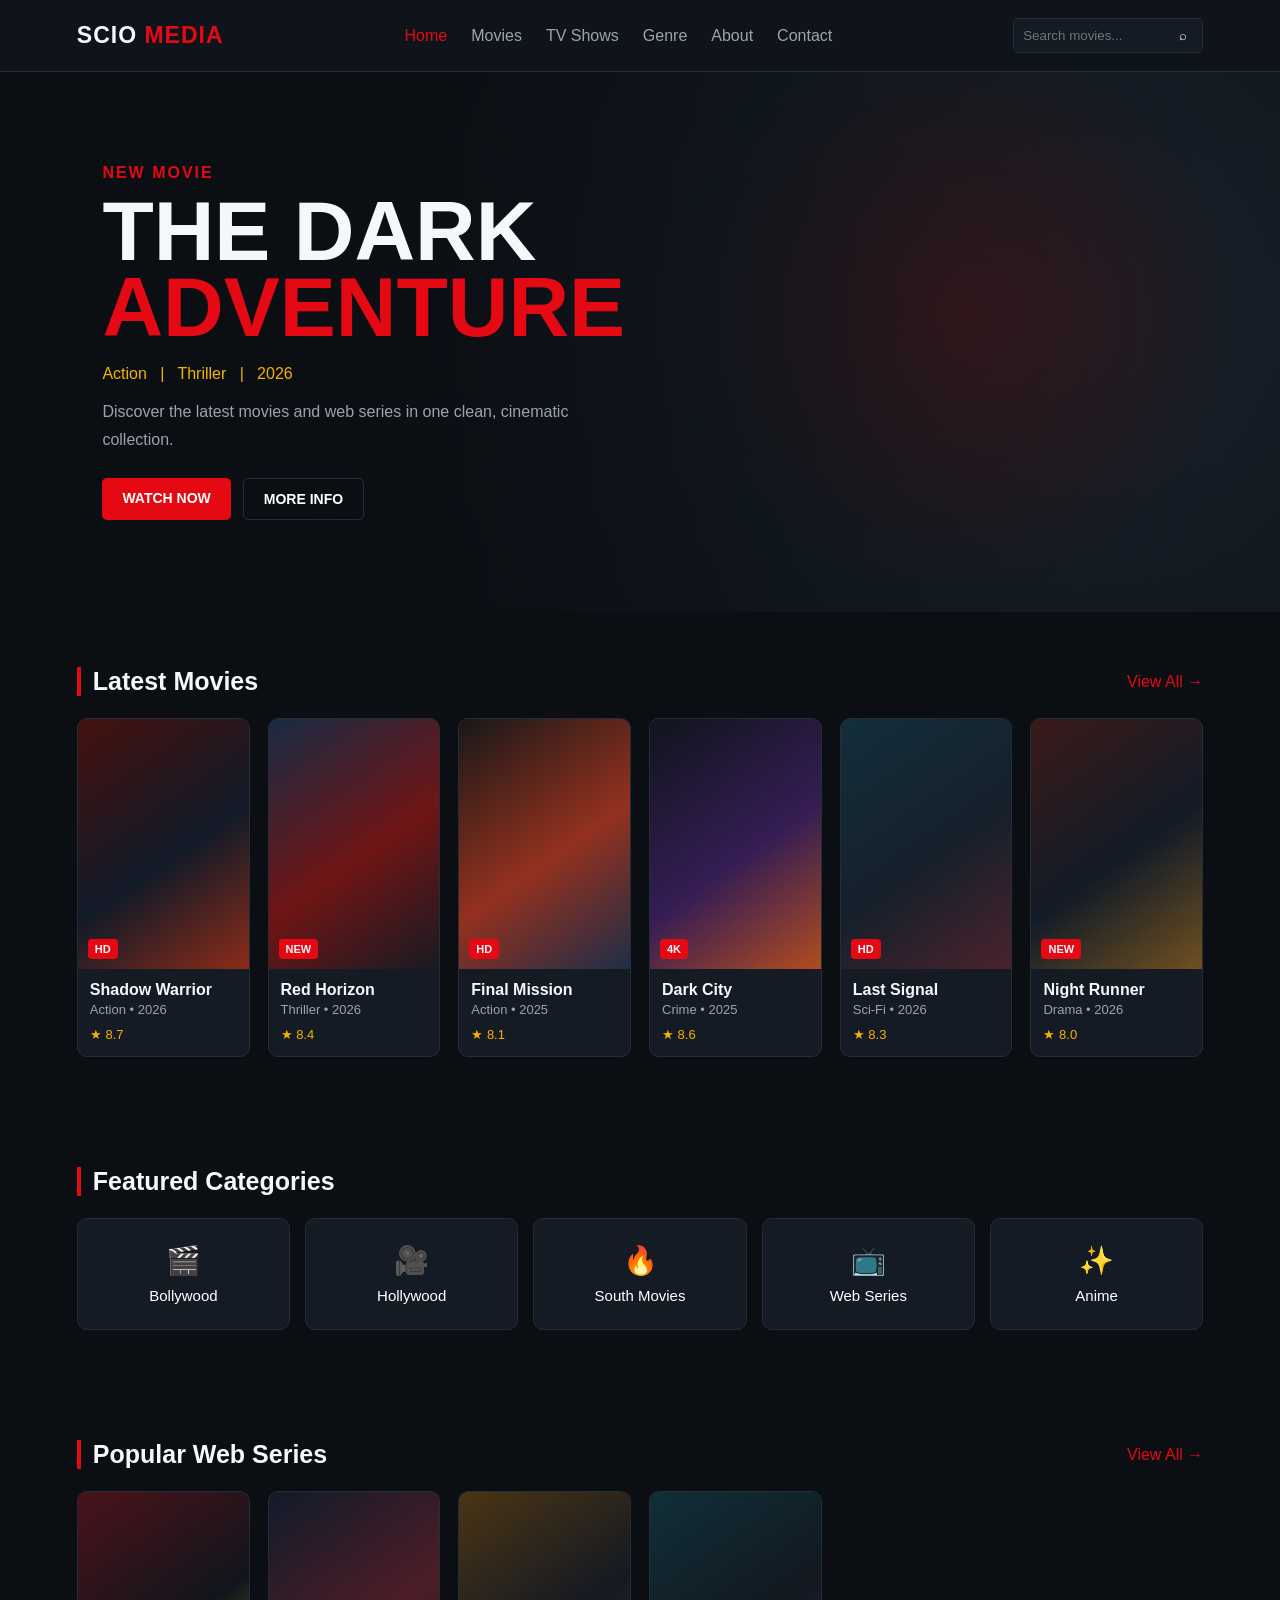
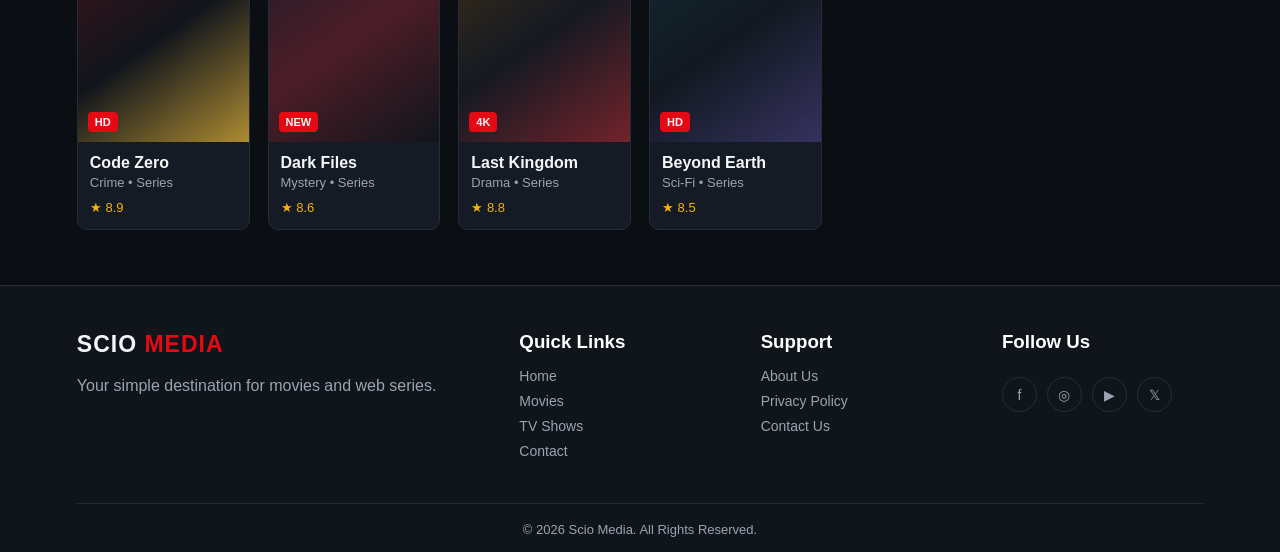
<file: Projects/row/movie-website/index.html>
<!DOCTYPE html>
<html lang="en">
<head>
    <meta charset="UTF-8">
    <meta name="viewport" content="width=device-width, initial-scale=1.0">
    <title>Scio Media - Movie Hub</title>
    <link rel="stylesheet" href="style.css">
</head>
<body>

    <!-- HEADER -->
    <header class="header">
        <div class="logo">SCIO <span>MEDIA</span></div>

        <nav>
            <a href="#home" class="active">Home</a>
            <a href="#movies">Movies</a>
            <a href="#series">TV Shows</a>
            <a href="#categories">Genre</a>
            <a href="#about">About</a>
            <a href="#contact">Contact</a>
        </nav>

        <div class="search">
            <input type="text" placeholder="Search movies...">
            <button>⌕</button>
        </div>
    </header>

    <!-- HERO -->
    <main id="home">
        <section class="hero">
            <div class="hero-content">
                <p class="small-red">NEW MOVIE</p>
                <h1>THE DARK<br><span>ADVENTURE</span></h1>
                <p class="hero-info">Action &nbsp; | &nbsp; Thriller &nbsp; | &nbsp; 2026</p>
                <p class="hero-text">
                    Discover the latest movies and web series in one clean,
                    cinematic collection.
                </p>
                <div class="buttons">
                    <a href="#movies" class="btn primary">WATCH NOW</a>
                    <a href="#about" class="btn secondary">MORE INFO</a>
                </div>
            </div>
        </section>

        <!-- LATEST MOVIES -->
        <section class="section" id="movies">
            <div class="section-title">
                <h2>Latest Movies</h2>
                <a href="#">View All →</a>
            </div>

            <div class="movie-grid">
                <article class="movie-card">
                    <div class="poster poster1"><span>HD</span></div>
                    <h3>Shadow Warrior</h3>
                    <p>Action • 2026</p>
                    <div class="rating">★ 8.7</div>
                </article>

                <article class="movie-card">
                    <div class="poster poster2"><span>NEW</span></div>
                    <h3>Red Horizon</h3>
                    <p>Thriller • 2026</p>
                    <div class="rating">★ 8.4</div>
                </article>

                <article class="movie-card">
                    <div class="poster poster3"><span>HD</span></div>
                    <h3>Final Mission</h3>
                    <p>Action • 2025</p>
                    <div class="rating">★ 8.1</div>
                </article>

                <article class="movie-card">
                    <div class="poster poster4"><span>4K</span></div>
                    <h3>Dark City</h3>
                    <p>Crime • 2025</p>
                    <div class="rating">★ 8.6</div>
                </article>

                <article class="movie-card">
                    <div class="poster poster5"><span>HD</span></div>
                    <h3>Last Signal</h3>
                    <p>Sci-Fi • 2026</p>
                    <div class="rating">★ 8.3</div>
                </article>

                <article class="movie-card">
                    <div class="poster poster6"><span>NEW</span></div>
                    <h3>Night Runner</h3>
                    <p>Drama • 2026</p>
                    <div class="rating">★ 8.0</div>
                </article>
            </div>
        </section>

        <!-- CATEGORIES -->
        <section class="section" id="categories">
            <div class="section-title">
                <h2>Featured Categories</h2>
            </div>

            <div class="category-grid">
                <a href="#">🎬 <span>Bollywood</span></a>
                <a href="#">🎥 <span>Hollywood</span></a>
                <a href="#">🔥 <span>South Movies</span></a>
                <a href="#">📺 <span>Web Series</span></a>
                <a href="#">✨ <span>Anime</span></a>
            </div>
        </section>

        <!-- WEB SERIES -->
        <section class="section" id="series">
            <div class="section-title">
                <h2>Popular Web Series</h2>
                <a href="#">View All →</a>
            </div>

            <div class="movie-grid">
                <article class="movie-card">
                    <div class="poster series1"><span>HD</span></div>
                    <h3>Code Zero</h3>
                    <p>Crime • Series</p>
                    <div class="rating">★ 8.9</div>
                </article>

                <article class="movie-card">
                    <div class="poster series2"><span>NEW</span></div>
                    <h3>Dark Files</h3>
                    <p>Mystery • Series</p>
                    <div class="rating">★ 8.6</div>
                </article>

                <article class="movie-card">
                    <div class="poster series3"><span>4K</span></div>
                    <h3>Last Kingdom</h3>
                    <p>Drama • Series</p>
                    <div class="rating">★ 8.8</div>
                </article>

                <article class="movie-card">
                    <div class="poster series4"><span>HD</span></div>
                    <h3>Beyond Earth</h3>
                    <p>Sci-Fi • Series</p>
                    <div class="rating">★ 8.5</div>
                </article>
            </div>
        </section>
    </main>

    <!-- FOOTER -->
    <footer id="about">
        <div class="footer-box">
            <div>
                <div class="logo">SCIO <span>MEDIA</span></div>
                <p>Your simple destination for movies and web series.</p>
            </div>

            <div>
                <h3>Quick Links</h3>
                <a href="#home">Home</a>
                <a href="#movies">Movies</a>
                <a href="#series">TV Shows</a>
                <a href="#contact">Contact</a>
            </div>

            <div id="contact">
                <h3>Support</h3>
                <a href="#">About Us</a>
                <a href="#">Privacy Policy</a>
                <a href="#">Contact Us</a>
            </div>

            <div>
                <h3>Follow Us</h3>
                <div class="social">
                    <a href="#">f</a>
                    <a href="#">◎</a>
                    <a href="#">▶</a>
                    <a href="#">𝕏</a>
                </div>
            </div>
        </div>

        <div class="copyright">
            © 2026 Scio Media. All Rights Reserved.
        </div>
    </footer>

</body>
</html>
</file>
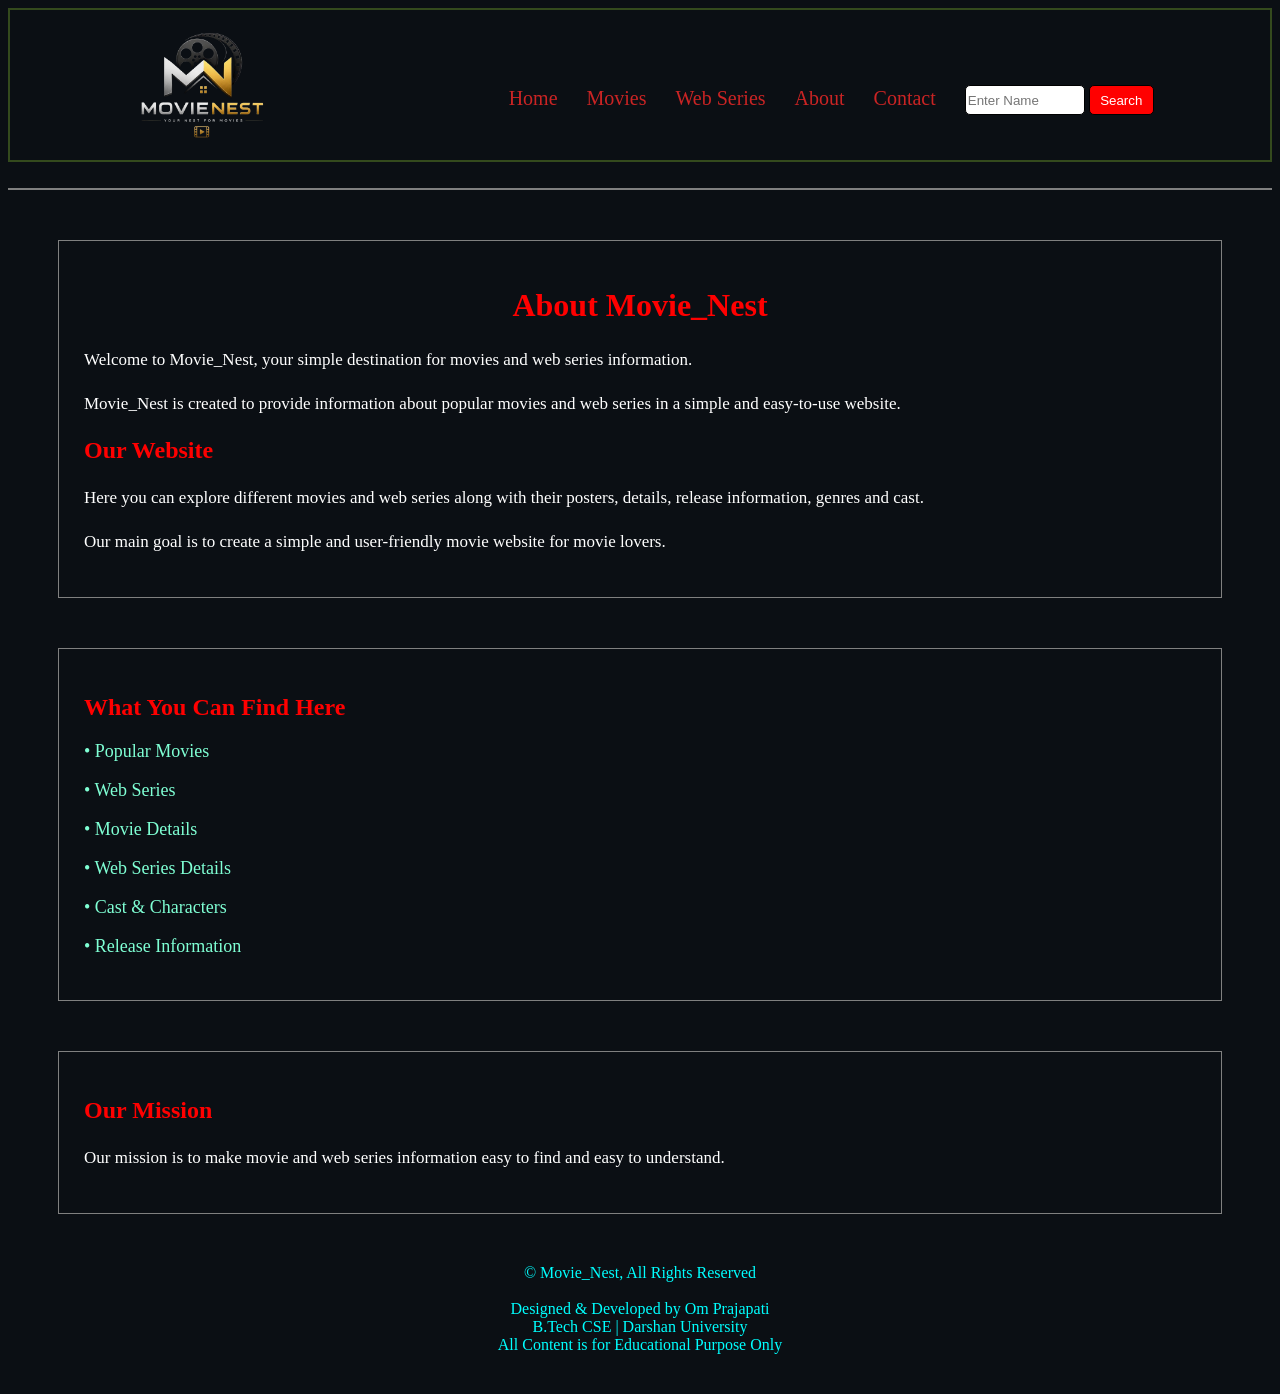
<file: Projects/html 1/About.html>
<!DOCTYPE html>
<html lang="en">

<head>
    <meta charset="UTF-8">
    <meta name="viewport" content="width=device-width, initial-scale=1.0">
    <title>About - Movie_Nest</title>

    <style>
        * {
            background-color: #0b0f14;
            box-sizing: border-box;
        }

        /* Header */

        .top {
            display: flex;
            justify-content: space-around;
            align-items: center;
            border: 2px solid rgb(52, 74, 29);
        }

        .top img {
            width: 150px;
        }

        nav {
            margin-top: 30px;
        }

        nav a {
            text-decoration: none;
            font-size: 20px;
            margin-right: 25px;
            color: rgb(202, 36, 36);
        }

        #searchbox {
            width: 120px;
            height: 30px;
            border-radius: 5px;
            border: 1px solid black;
            background-color: white;
            color: black;
        }

        #searchbutton {
            width: 65px;
            height: 30px;
            border-radius: 5px;
            border: 1px solid black;
            background-color: red;
            color: white;
        }

        hr {
            border: 1px solid gray;
        }

        /* About */

        .about {
            margin: 50px;
            border: 1px solid gray;
            padding: 25px;
        }

        .about h1 {
            color: red;
            text-align: center;
        }

        .about h2 {
            color: red;
        }

        .about p {
            color: white;
            font-size: 17px;
            line-height: 1.6;
        }

        /* Features */

        .features {
            margin: 50px;
            border: 1px solid gray;
            padding: 25px;
        }

        .features h2 {
            color: red;
        }

        .features p {
            color: aquamarine;
            font-size: 18px;
        }

        /* Footer */

        footer {
            text-align: center;
            color: aqua;
            margin: 40px;
        }
    </style>
</head>

<body>

    <!-- HEADER -->

    <div class="top">
        <img src="logo.png" alt="Movie Nest Logo">

        <nav>
            <a href="Home.html" target="_blank">Home</a>
            <a href="Movies.html" target="_blank">Movies</a>
            <a href="Web series.html" target="_blank">Web Series</a>
            <a href="About.html">About</a>
            <a href="Contact.html" target="_blank">Contact</a>
            <input type="text" id="searchbox" placeholder="Enter Name">
            <button id="searchbutton">Search</button>
        </nav>
    </div>

    <br>
    <hr>

    <!-- ABOUT -->

    <div class="about">
        <h1>About Movie_Nest</h1>

        <p>
            Welcome to Movie_Nest, your simple destination
            for movies and web series information.
        </p>

        <p>
            Movie_Nest is created to provide information about
            popular movies and web series in a simple and
            easy-to-use website.
        </p>

        <h2>Our Website</h2>

        <p>
            Here you can explore different movies and web
            series along with their posters, details,
            release information, genres and cast.
        </p>

        <p>
            Our main goal is to create a simple and
            user-friendly movie website for movie lovers.
        </p>
    </div>

    <!-- FEATURES -->

    <div class="features">
        <h2>What You Can Find Here</h2>

        <p>• Popular Movies</p>
        <p>• Web Series</p>
        <p>• Movie Details</p>
        <p>• Web Series Details</p>
        <p>• Cast & Characters</p>
        <p>• Release Information</p>
    </div>

    <!-- MISSION -->

    <div class="about">
        <h2>Our Mission</h2>

        <p>
            Our mission is to make movie and web series
            information easy to find and easy to understand.
        </p>
    </div>

    <!-- FOOTER -->

    <footer>
        &copy; Movie_Nest, All Rights Reserved
        <br><br>
        Designed & Developed by Om Prajapati
        <br>
        B.Tech CSE | Darshan University
        <br>
        All Content is for Educational Purpose Only
    </footer>

</body>

</html>
</file>
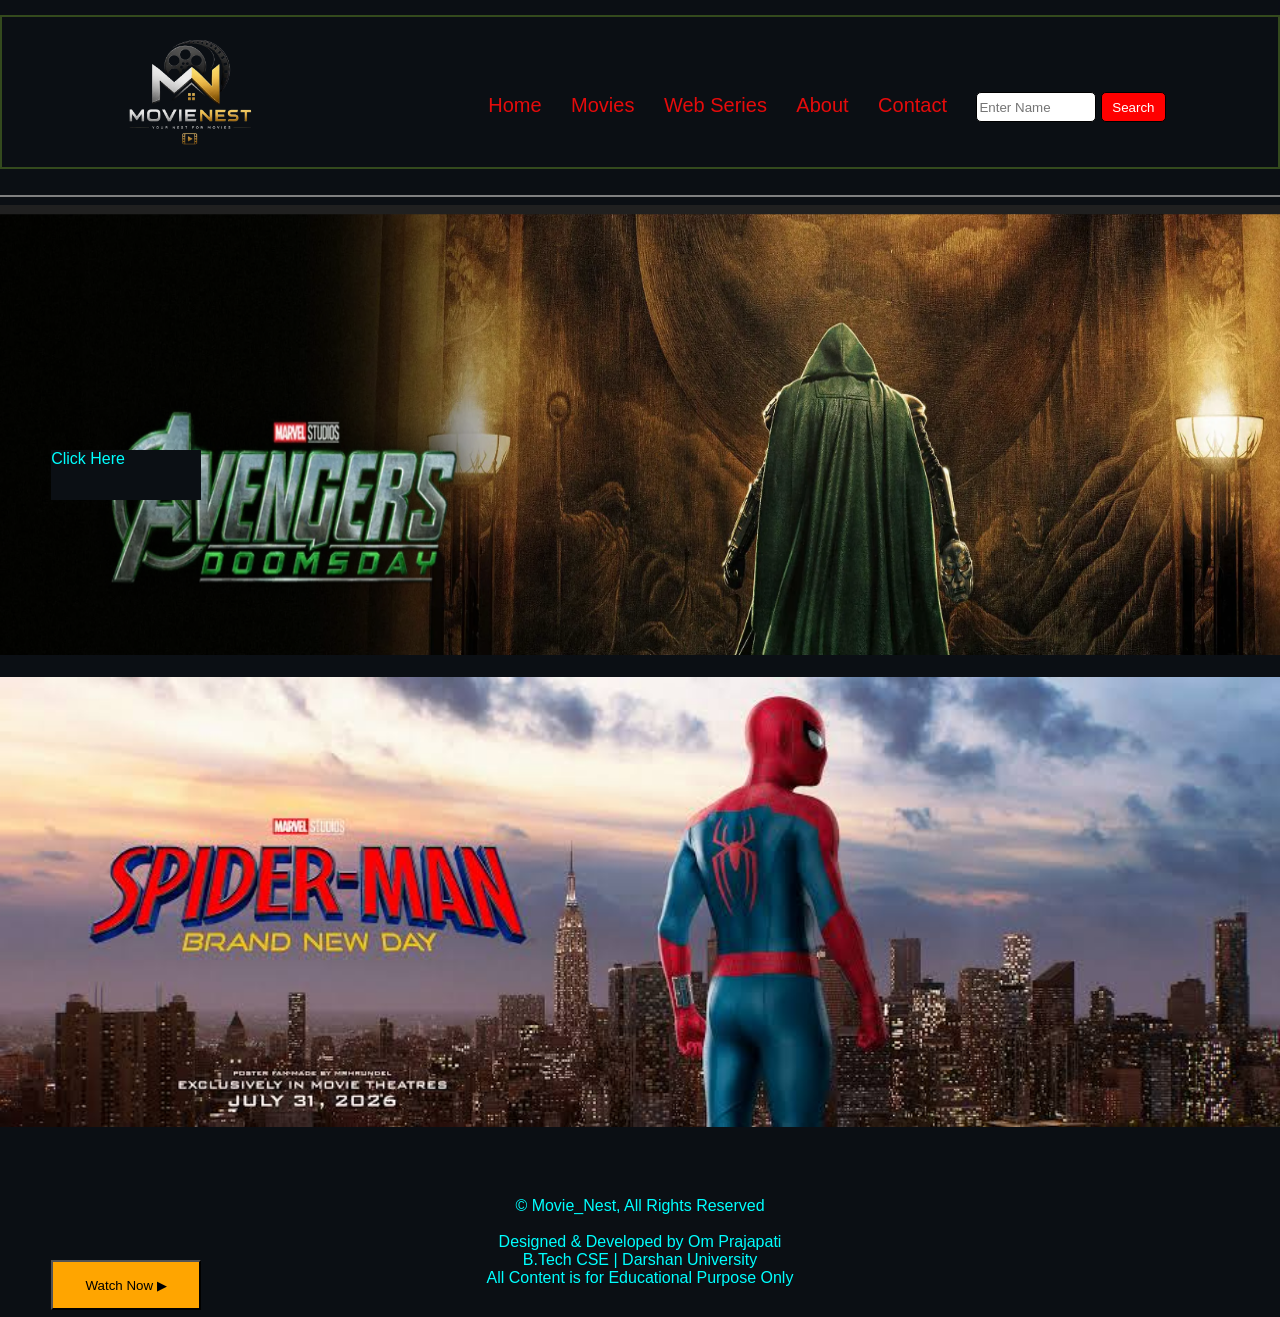
<file: Projects/html 1/Home.html>
<!DOCTYPE html>
<html lang="en">

<head>
    <meta charset="UTF-8">
    <meta name="viewport" content="width=device-width, initial-scale=1.0">
    <title>Movie_Nest</title>

    <style>
        * {
            background-color: #0b0f14;
            box-sizing: border-box;
        }

        body {
            margin: 0;
            color: white;
            font-family: Arial, sans-serif;
        }

        /* Header */

        .top {
            display: flex;
            justify-content: space-around;
            align-items: center;
            border: 2px solid rgb(52, 74, 29);
            margin-top: 15px;
        }

        .top img {
            width: 150px;
        }

        nav {
            margin-top: 30px;
        }

        nav a {
            text-decoration: none;
            font-size: 20px;
            margin-right: 25px;
            color: rgb(230, 11, 11);
        }

        #searchbox {
            width: 120px;
            height: 30px;
            border-radius: 5px;
            border: 1px solid black;
            background-color: white;
            color: black;
        }


        #searchbutton {
            width: 65px;
            height: 30px;
            border-radius: 5px;
            border: 1px solid black;
            background-color: red;
            color: white;
        }


        hr {
            border: 1px solid gray;
        }


        /* Movie Poster 1 */

        .poster1 img {
            width: 100%;
            height: 450px;
        }


        .web1 a {
            color: aqua;
            position: absolute;
            top: 50%;
            left: 4%;
            width: 150px;
            height: 50px;
            text-decoration: none;
        }


        /* Movie Poster 2 */

        .poster2 img {
            width: 100%;
            height: 450px;
        }


        .content2 button {
            background-color: orange;
            position: absolute;
            top: 140%;
            left: 4%;
            width: 150px;
            height: 50px;
        }


        /* Footer */

        footer {
            text-align: center;
            color: aqua;
            margin: 30px;
        }
    </style>

</head>


<body>

    <!-- MAIN -->

    <div class="main">

        <!-- HEADER -->

        <div class="top">
            <img src="./logo.png" alt="logo">
            <nav>
                <a href="Home.html" target="_top">Home</a>
                <a href="Movies.html" target="_blank">Movies</a>
                <a href="Web series.html" target="_blank">Web Series</a>
                <a href="About.html" target="_blank">About</a>
                <a href="Contact.html" target="_blank">Contact</a>
                <input type="text" id="searchbox" placeholder="Enter Name">
                <button id="searchbutton">
                    Search
                </button>
            </nav>
        </div>
        <br>
        <hr>

        <!-- MOVIE POSTER 1 -->

        <div class="poster1">
            <img src="./dom1.jpg" alt="Movie Poster">
            <div class="web1">
                <a href="./web1.html" target="_blank">
                    Click Here
                </a>
            </div>
        </div>
        <br>

        <!-- MOVIE POSTER 2 -->

        <div class="poster2">
            <img src="poster2.jpg" alt="Movie Poster">
            <div class="content2">
                <button>
                    Watch Now ▶
                </button>

            </div>
        </div>
        <br>
        <br>
        <!-- FOOTER -->

        <footer>
            &copy; Movie_Nest, All Rights Reserved
            <br><br>
            Designed & Developed by Om Prajapati
            <br>
            B.Tech CSE | Darshan University
            <br>
            All Content is for Educational Purpose Only
        </footer>
    </div>
</body>

</html>
</file>
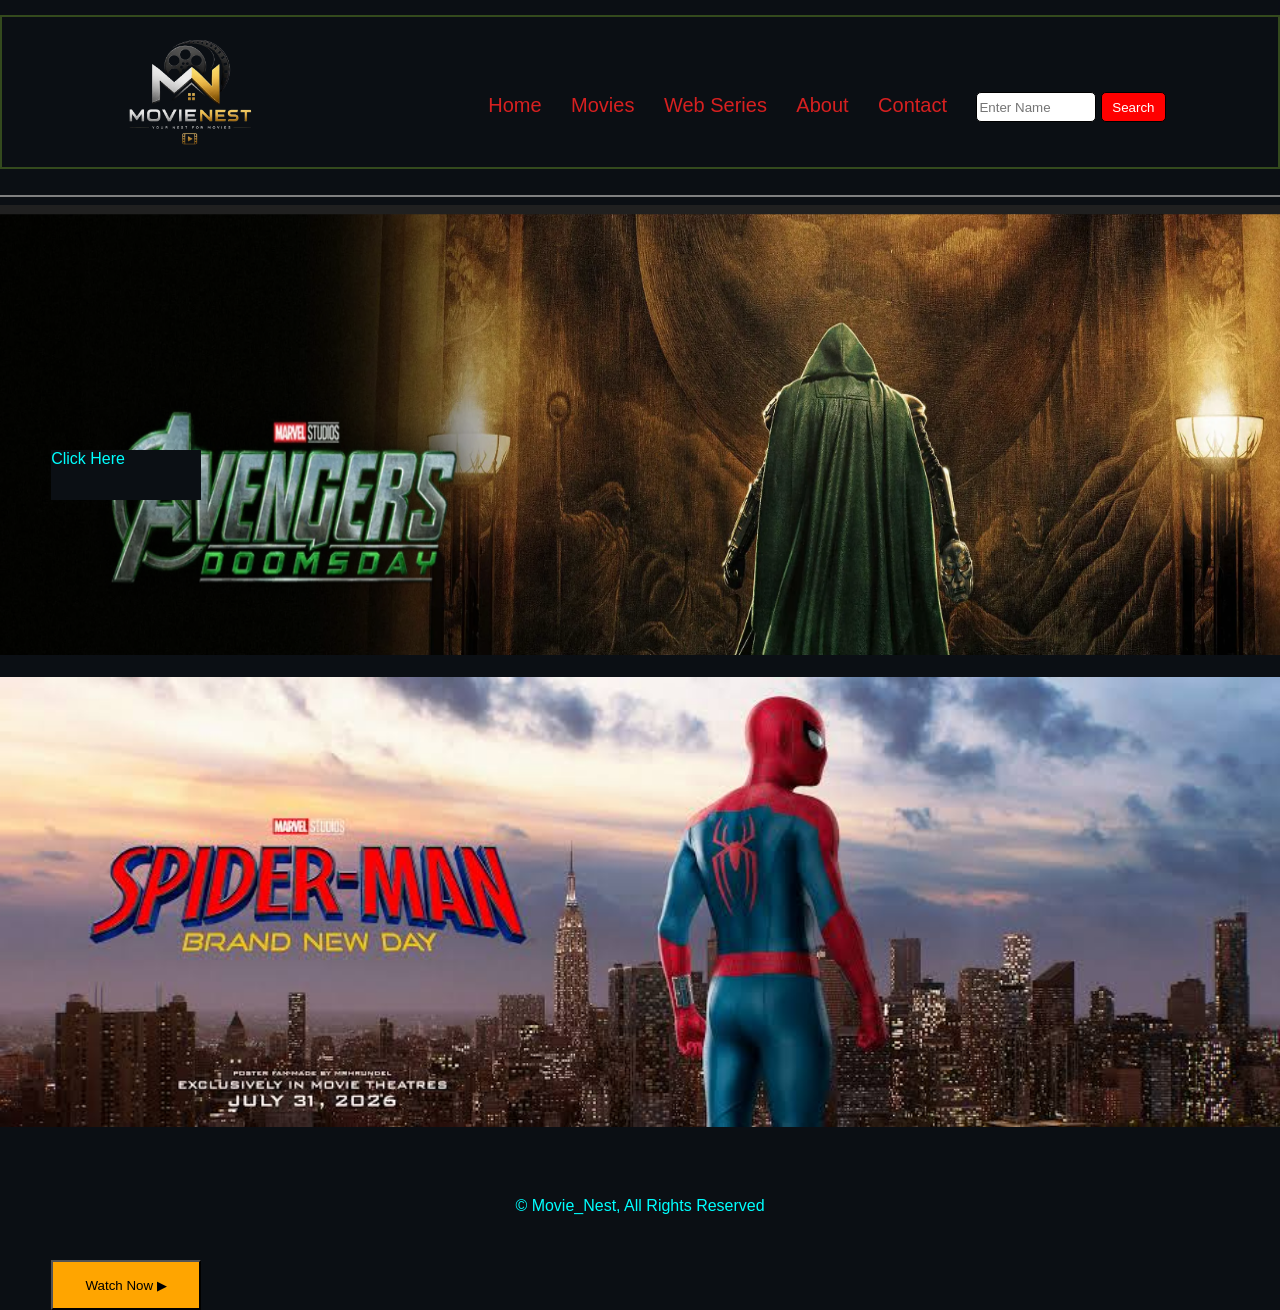
<file: Projects/html 1/Main.html>
<!DOCTYPE html>
<html lang="en">

<head>
    <meta charset="UTF-8">
    <meta name="viewport" content="width=device-width, initial-scale=1.0">
    <title>Movie_Nest</title>
    <style>
        * {
            background-color: #0b0f14;
            box-sizing: border-box;
        }

        body {
            margin: 0;
            color: white;
            font-family: Arial, sans-serif;
        }

        /* Header */

        .top {
            display: flex;
            justify-content: space-around;
            align-items: center;
            border: 2px solid rgb(52, 74, 29);
            margin-top: 15px;
        }

        .top img {
            width: 150px;
        }

        nav {
            margin-top: 30px;
        }

        nav a {
            text-decoration: none;
            font-size: 20px;
            margin-right: 25px;
            color: rgb(215, 32, 32);
        }

        #searchbox {
            width: 120px;
            height: 30px;
            border-radius: 5px;
            border: 1px solid black;
            background-color: white;
            color: black;
        }


        #searchbutton {
            width: 65px;
            height: 30px;
            border-radius: 5px;
            border: 1px solid black;
            background-color: red;
            color: white;
        }


        hr {
            border: 1px solid gray;
        }


        /* Movie Poster 1 */

        .poster1 img {
            width: 100%;
            height: 450px;
        }


        .web1 a {
            color: aqua;
            position: absolute;
            top: 50%;
            left: 4%;
            width: 150px;
            height: 50px;
            text-decoration: none;
        }


        /* Movie Poster 2 */

        .poster2 img {
            width: 100%;
            height: 450px;
        }


        .content2 button {
            background-color: orange;
            position: absolute;
            top: 140%;
            left: 4%;
            width: 150px;
            height: 50px;
        }


        /* Footer */

        footer {
            text-align: center;
            color: aqua;
            margin: 30px;
        }
    </style>
</head>
<body>

    <!-- MAIN -->

    <div class="main">

        <!-- HEADER -->

        <div class="top">
            <img src="./logo.png" alt="logo">
            <nav>
                <a href="Home.html" target="_top">Home</a>
                <a href="Movies.html" target="_blank">Movies</a>
                <a href="Web series.html" target="_blank">Web Series</a>
                <a href="About.html" target="_blank">About</a>
                <a href="Contact.html" target="_blank">Contact</a>
                <input type="text" id="searchbox" placeholder="Enter Name">
                <button id="searchbutton">
                    Search
                </button>
            </nav>
        </div>
        <br>
        <hr>

        <!-- MOVIE POSTER 1 -->

        <div class="poster1">
            <img src="./dom1.jpg" alt="Movie Poster">
            <div class="web1">
                <a href="./web1.html" target="_blank">
                    Click Here
                </a>
            </div>
        </div>
        <br>

        <!-- MOVIE POSTER 2 -->

        <div class="poster2">
            <img src="poster2.jpg" alt="Movie Poster">
            <div class="content2">
                <button>
                    Watch Now ▶
                </button>

            </div>
        </div>
        <br>
        <br>
        <!-- FOOTER -->

        <footer>
            &copy; Movie_Nest, All Rights Reserved
        </footer>
    </div>
</body>

</html>
</file>
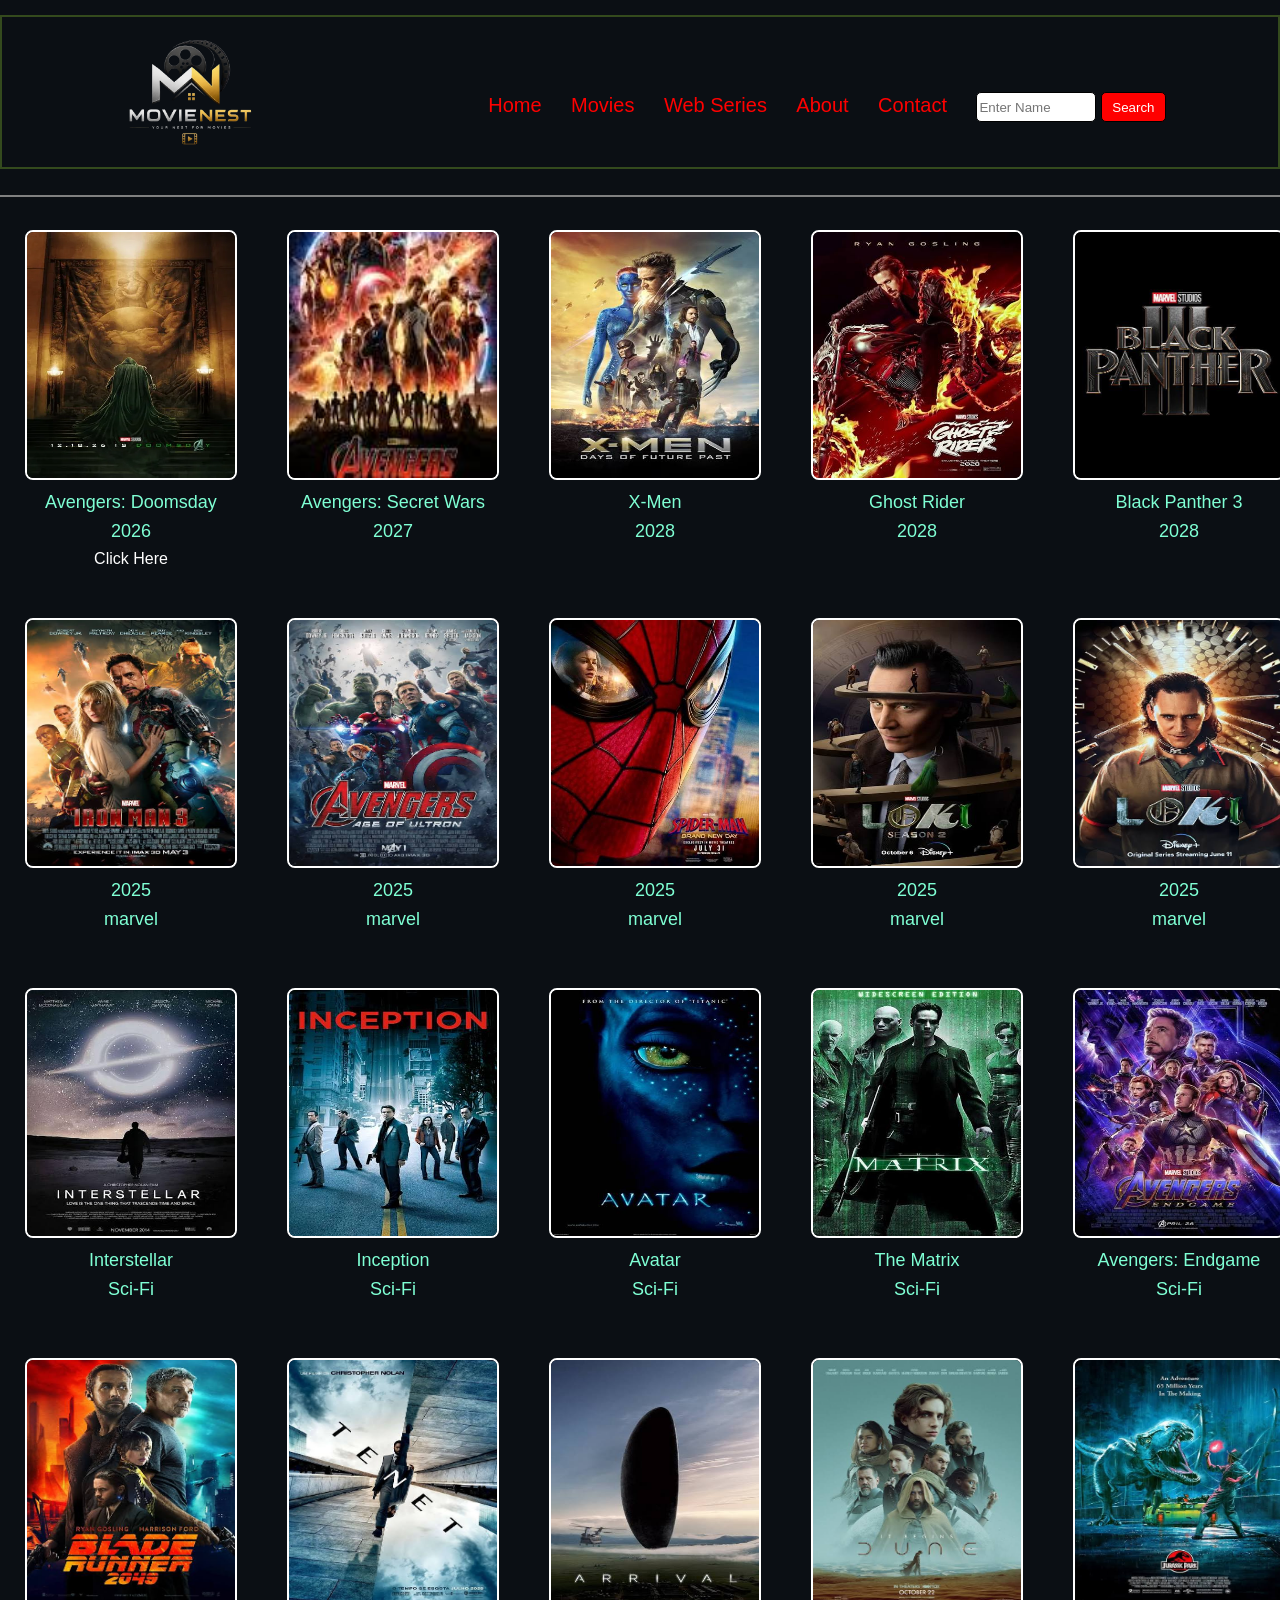
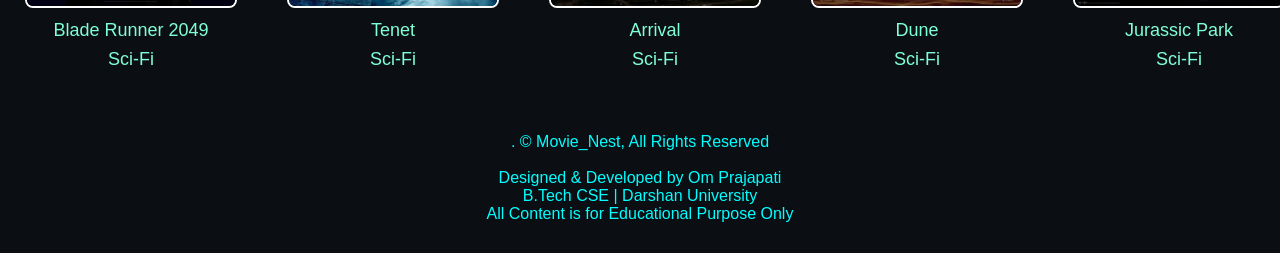
<file: Projects/html 1/Movies.html>
<!DOCTYPE html>
<html lang="en">

<head>
    <meta charset="UTF-8">
    <meta name="viewport" content="width=device-width, initial-scale=1.0">

    <title>Movies</title>
    <style>
        * {
            background-color: #0b0f14;
            box-sizing: border-box;
        }

        body {
            margin: 0;
            color: white;
            font-family: Arial, sans-serif;
        }

        /* Header */

        .top {
            display: flex;
            justify-content: space-around;
            align-items: center;
            border: 2px solid rgb(52, 74, 29);
            margin-top: 15px;
        }

        .top img {
            width: 150px;
        }

        nav {
            margin-top: 30px;
        }

        nav a {
            text-decoration: none;
            font-size: 20px;
            margin-right: 25px;
            color: red;
        }

        #searchbox {
            width: 120px;
            height: 30px;
            border-radius: 5px;
            border: 1px solid black;
            background-color: white;
            color: black;
        }

        #searchbutton {
            width: 65px;
            height: 30px;
            border-radius: 5px;
            border: 1px solid black;
            background-color: red;
            color: white;
        }

        hr {
            border: 1px solid gray;
        }

        /* Movie Rows */

        .row1,
        .row2,
        .row3,
        .row4,
        .row5 {
            display: flex;
            justify-content: space-around;
        }

        /* Movie Card */

        .card {
            width: 212px;
            margin: 25px;
            text-align: center;
        }

        .card img {
            height: 250px;
            width: 212px;
            border-radius: 8px;
            border: 2px solid white;
        }

        .web1 a {
            color: white;
            padding: 12px 25px;
            text-decoration: none;
            width: 100px;
            height: 40px;
            margin-top: 20px;
        }

        .card p {
            color: aquamarine;
            font-size: 18px;
            margin: 8px;
        }

        .part {
            color: orange !important;
            font-size: 15px !important;
        }

        /* Footer */

        footer {
            text-align: center;
            color: aqua;
            margin: 30px;
        }
    </style>
</head>

<body>

    <!-- MAIN -->

    <div class="container">


        <!-- HEADER -->

        <div class="top">
            <img src="./logo.png" alt="logo">
            <nav>
                <a href="Home.html" target="_blank">Home</a>
                <a href="Movies.html" target="_blank">Movies</a>
                <a href="Web series.html" target="_blank">Web Series</a>
                <a href="About.html" target="_blank">About</a>
                <a href="Contact.html" target="_blank">Contact</a>
                <input type="text" id="searchbox" placeholder="Enter Name">
                <button id="searchbutton">Search</button>
            </nav>
        </div>
        <br>
        <hr>
        <main>
            <!-- ROW 1  -->

            <div class="row1">
                <div class="card">
                    <img src="1ab.webp" alt="Avengers Doomsday">
                    <p>Avengers: Doomsday</p>
                    <p>2026</p>

                    <div class="web1">
                        <a href="./web1.html" target="_blank">
                            Click Here
                        </a>
                    </div>
                </div>

                <div class="card">
                    <img src="2a.jpg" alt="Avengers Secret Wars">
                    <p> Avengers: Secret Wars</p>
                    <p> 2027</p>
                </div>


                <div class="card">
                    <img src="3a.jpg" alt="X-Men">
                    <p> X-Men </p>
                    <p> 2028 </p>
                </div>


                <div class="card">
                    <img src="4a.jpg" alt="Ghost Rider">
                    <p> Ghost Rider</p>
                    <p> 2028</p>
                </div>
                <div class="card">
                    <img src="5a.jpg" alt="Black Panther 3">
                    <p>
                        Black Panther 3
                    </p>
                    <p>
                        2028
                    </p>
                </div>
            </div>

            <!-- ROW 2 -->

            <div class="row2">

                <div class="card">
                    <img src="3.jpg" alt="Movie">
                    <p>
                        2025
                    </p>
                    <p>
                        marvel
                    </p>
                </div>

                <div class="card">
                    <img src="4.jpg" alt="Movie">
                    <p>
                        2025
                    </p>
                    <p>
                        marvel
                    </p>
                </div>

                <div class="card">
                    <img src="5.jpg" alt="Movie">
                    <p>
                        2025
                    </p>
                    <p>
                        marvel
                    </p>
                </div>

                <div class="card">
                    <img src="6.jpg" alt="Movie">
                    <p>
                        2025
                    </p>
                    <p>
                        marvel
                    </p>
                </div>

                <div class="card">

                    <img src="7.jpg" alt="Movie">
                    <p>
                        2025
                    </p>
                    <p>
                        marvel
                    </p>
                </div>
            </div>

            <!-- ROW 3 -->

            <div class="row3">

                <div class="card">
                    <img src="8.jpg" alt="Interstellar">
                    <p>
                        Interstellar
                    </p>
                    <p>
                        Sci-Fi
                    </p>
                </div>

                <div class="card">

                    <img src="9.jpg" alt="Inception">
                    <p>
                        Inception
                    </p>
                    <p>
                        Sci-Fi
                    </p>
                </div>

                <div class="card">

                    <img src="10.jpg" alt="Avatar">
                    <p>
                        Avatar
                    </p>
                    <p>
                        Sci-Fi
                    </p>
                </div>

                <div class="card">

                    <img src="11.jpg" alt="The Matrix">
                    <p>
                        The Matrix
                    </p>
                    <p>
                        Sci-Fi
                    </p>
                </div>

                <div class="card">

                    <img src="12.jpg" alt="Avengers Endgame">
                    <p>
                        Avengers: Endgame
                    </p>
                    <p>
                        Sci-Fi
                    </p>
                </div>
            </div>


            <!-- ROW 4  -->

            <div class="row4">

                <div class="card">

                    <img src="13.jpg" alt="Blade Runner 2049">
                    <p>
                        Blade Runner 2049
                    </p>
                    <p>
                        Sci-Fi
                    </p>
                </div>

                <div class="card">

                    <img src="14.jpg" alt="Tenet">
                    <p>
                        Tenet
                    </p>
                    <p>
                        Sci-Fi
                    </p>
                </div>

                <div class="card">

                    <img src="15.jpg" alt="Arrival">
                    <p>
                        Arrival
                    </p>
                    <p>
                        Sci-Fi
                    </p>
                </div>

                <div class="card">

                    <img src="16.jpg" alt="Dune">
                    <p>
                        Dune
                    </p>
                    <p>
                        Sci-Fi
                    </p>
                </div>

                <div class="card">

                    <img src="17.jpg" alt="Jurassic Park">
                    <p>
                        Jurassic Park
                    </p>
                    <p>
                        Sci-Fi
                    </p>
                </div>
            </div>
        </main>

        <!-- FOOTER -->
        <footer>.
            &copy; Movie_Nest, All Rights Reserved
            <br><br>
            Designed & Developed by Om Prajapati
            <br>
            B.Tech CSE | Darshan University
            <br>
            All Content is for Educational Purpose Only
        </footer>
    </div>
</body>

</html>
</file>
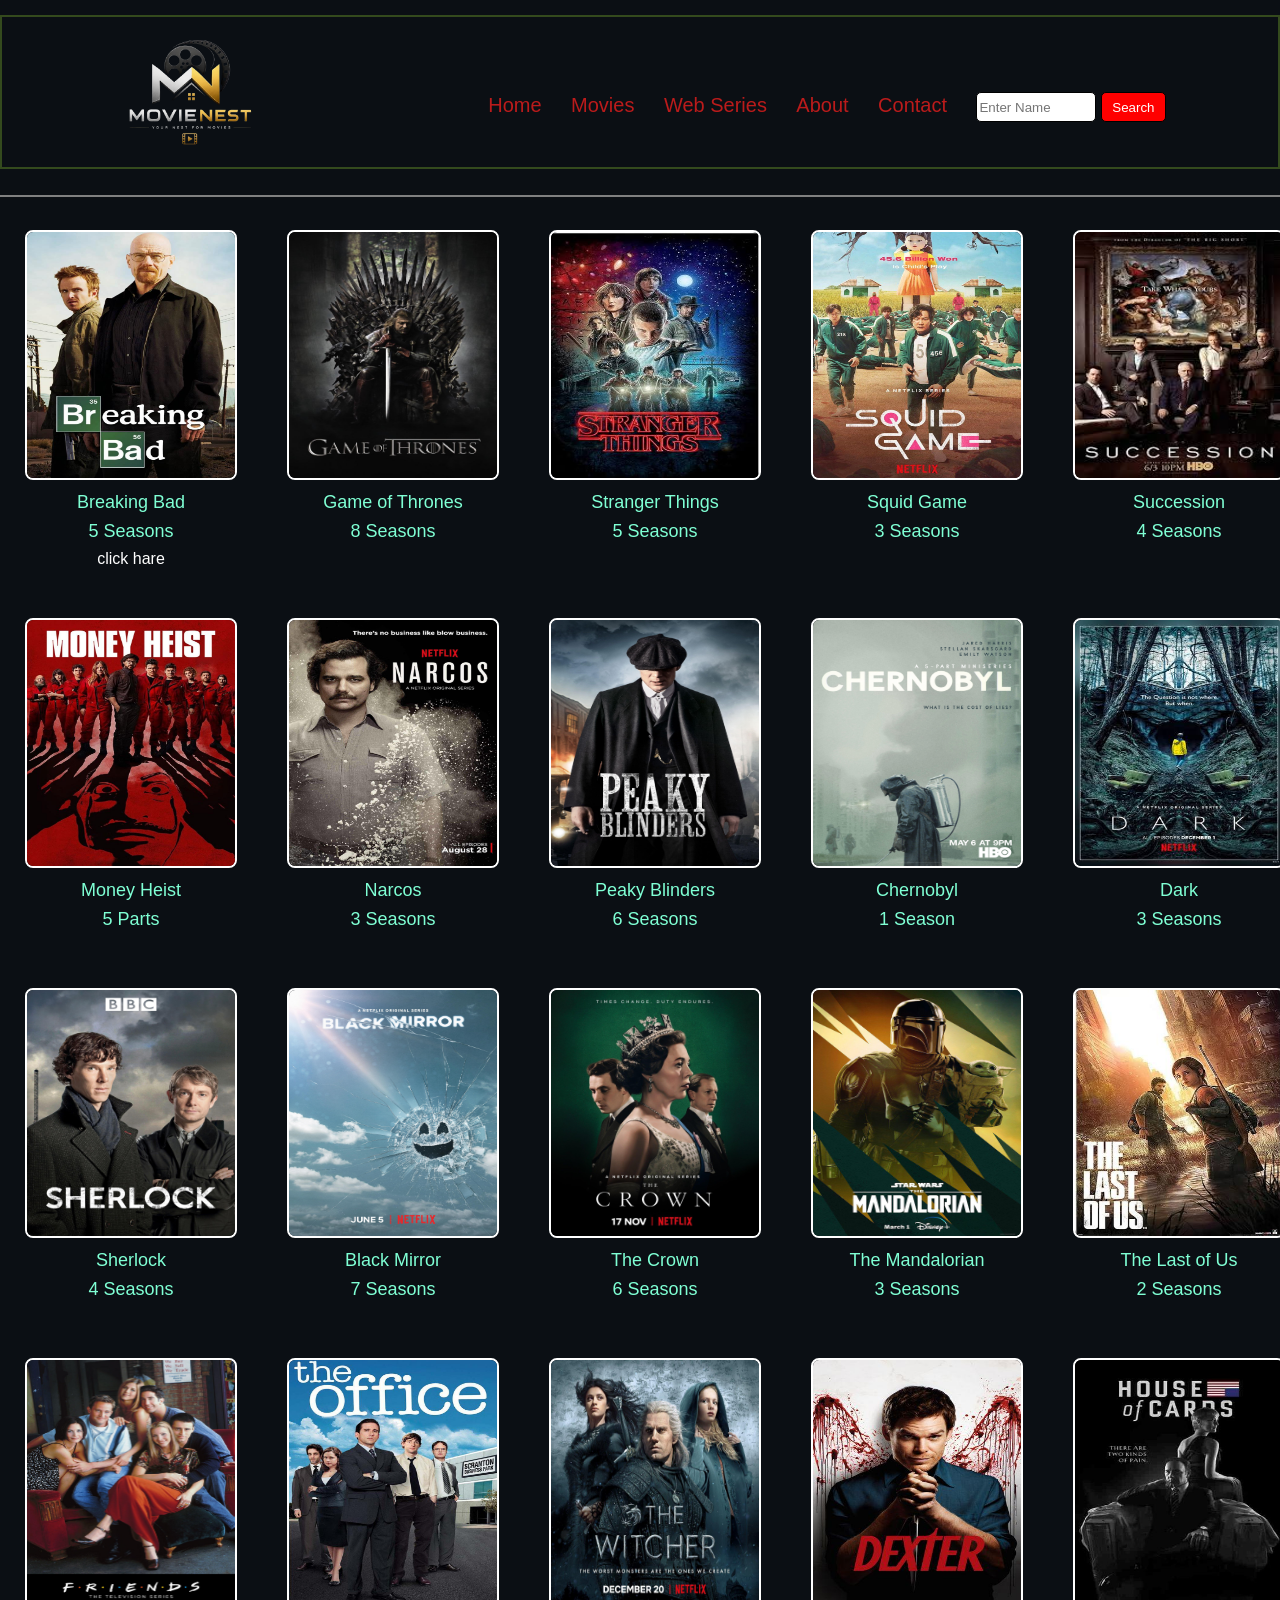
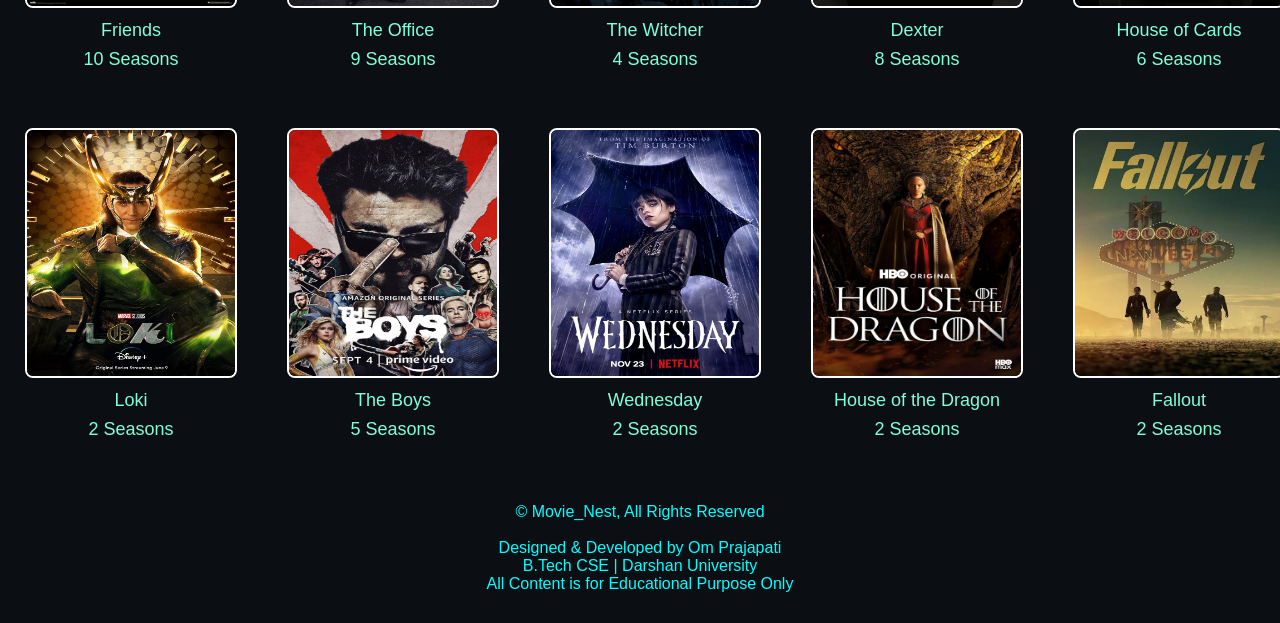
<file: Projects/html 1/Web series.html>
<!DOCTYPE html>
<html lang="en">

<head>
    <meta charset="UTF-8">
    <meta name="viewport" content="width=device-width, initial-scale=1.0">
    <title>Web Series</title>

    <style>
        * {
            background-color: #0b0f14;
            box-sizing: border-box;
        }

        body {
            margin: 0;
            color: white;
            font-family: Arial, sans-serif;
        }

        /* Header */

        .top {
            display: flex;
            justify-content: space-around;
            align-items: center;
            border: 2px solid rgb(52, 74, 29);
            margin-top: 15px;
        }

        .top img {
            width: 150px;
        }

        nav {
            margin-top: 30px;
        }

        nav a {
            text-decoration: none;
            font-size: 20px;
            margin-right: 25px;
            color: rgb(187, 27, 27);
        }

        #searchbox {
            width: 120px;
            height: 30px;
            border-radius: 5px;
            border: 1px solid black;
            background-color: white;
            color: black;
        }

        #searchbutton {
            width: 65px;
            height: 30px;
            border-radius: 5px;
            border: 1px solid black;
            background-color: red;
            color: white;
        }

        hr {
            border: 1px solid gray;
        }

        /* Rows */

        .row1,
        .row2,
        .row3,
        .row4,
        .row5 {
            display: flex;
            justify-content: space-around;
        }

        /* Movie Card */

        .card {
            width: 212px;
            margin: 25px;
            text-align: center;
        }

        .card img {
            height: 250px;
            width: 212px;
            border-radius: 8px;
            border: 2px solid white;
        }

        .card p {
            color: aquamarine;
            font-size: 18px;
            margin: 8px;
        }

        .part {
            color: orange;
            font-size: 15px;
        }

        .web1 a {
            color: white;
            padding: 12px 25px;
            text-decoration: none;
            width: 100px;
            height: 40px;
            margin-top: 20px;
        }

        /* Footer */

        footer {
            text-align: center;
            color: aqua;
            margin: 30px;
        }
    </style>
</head>

<body>

    <div class="container">

        <!-- HEADER -->

        <div class="top">
            <img src="./logo.png" alt="Movie Nest Logo">

            <nav>
                <a href="Home.html" target="_blank">Home</a>
                <a href="Movies.html" target="_blank">Movies</a>
                <a href="Web series.html" target="_blank">Web Series</a>
                <a href="About.html" target="_blank">About</a>
                <a href="Contact.html" target="_blank">Contact</a>

                <input type="text" id="searchbox" placeholder="Enter Name">

                <button id="searchbutton">Search</button>
            </nav>
        </div>

        <br>
        <hr>

        <!-- ROW 1 -->

        <div class="row1">

            <div class="card">
                <img src="web1.jpg" alt="Breaking Bad">
                <p>Breaking Bad</p>
                <p class="part">5 Seasons</p>
                <div class="web1">
                    <a href="./web2.html" target="_blank">click hare</a>
                </div>
            </div>

            <div class="card">
                <img src="web2.jpg" alt="Game of Thrones">
                <p>Game of Thrones</p>
                <p class="part">8 Seasons</p>
            </div>

            <div class="card">
                <img src="web3.jpg" alt="Stranger Things">
                <p>Stranger Things</p>
                <p class="part">5 Seasons</p>
            </div>

            <div class="card">
                <img src="web4.jpg" alt="Squid Game">
                <p>Squid Game</p>
                <p class="part">3 Seasons</p>
            </div>

            <div class="card">
                <img src="web5.jpg" alt="Succession">
                <p>Succession</p>
                <p class="part">4 Seasons</p>
            </div>

        </div>

        <!-- ROW 2 -->

        <div class="row2">

            <div class="card">
                <img src="web6.jpg" alt="Money Heist">
                <p>Money Heist</p>
                <p class="part">5 Parts</p>
            </div>

            <div class="card">
                <img src="web7.jpg" alt="Narcos">
                <p>Narcos</p>
                <p class="part">3 Seasons</p>
            </div>

            <div class="card">
                <img src="web8.jpg" alt="Peaky Blinders">
                <p>Peaky Blinders</p>
                <p class="part">6 Seasons</p>
            </div>

            <div class="card">
                <img src="web9.jpg" alt="Chernobyl">
                <p>Chernobyl</p>
                <p class="part">1 Season</p>
            </div>

            <div class="card">
                <img src="web10.jpg" alt="Dark">
                <p>Dark</p>
                <p class="part">3 Seasons</p>
            </div>

        </div>

        <!-- ROW 3 -->

        <div class="row3">

            <div class="card">
                <img src="web11.jpg" alt="Sherlock">
                <p>Sherlock</p>
                <p class="part">4 Seasons</p>
            </div>

            <div class="card">
                <img src="web12.jpg" alt="Black Mirror">
                <p>Black Mirror</p>
                <p class="part">7 Seasons</p>
            </div>

            <div class="card">
                <img src="web13.jpg" alt="The Crown">
                <p>The Crown</p>
                <p class="part">6 Seasons</p>
            </div>

            <div class="card">
                <img src="web14.jpg" alt="The Mandalorian">
                <p>The Mandalorian</p>
                <p class="part">3 Seasons</p>
            </div>

            <div class="card">
                <img src="web15.jpg" alt="The Last of Us">
                <p>The Last of Us</p>
                <p class="part">2 Seasons</p>
            </div>

        </div>

        <!-- ROW 4 -->

        <div class="row4">

            <div class="card">
                <img src="web16.jpg" alt="Friends">
                <p>Friends</p>
                <p class="part">10 Seasons</p>
            </div>

            <div class="card">
                <img src="web17.jpg" alt="The Office">
                <p>The Office</p>
                <p class="part">9 Seasons</p>
            </div>

            <div class="card">
                <img src="web18.jpg" alt="The Witcher">
                <p>The Witcher</p>
                <p class="part">4 Seasons</p>
            </div>

            <div class="card">
                <img src="web19.jpg" alt="Dexter">
                <p>Dexter</p>
                <p class="part">8 Seasons</p>
            </div>

            <div class="card">
                <img src="web20.jpg" alt="House of Cards">
                <p>House of Cards</p>
                <p class="part">6 Seasons</p>
            </div>

        </div>

        <!-- ROW 5 -->

        <div class="row5">

            <div class="card">
                <img src="web21.jpg" alt="Loki">
                <p>Loki</p>
                <p class="part">2 Seasons</p>
            </div>

            <div class="card">
                <img src="web22.jpg" alt="The Boys">
                <p>The Boys</p>
                <p class="part">5 Seasons</p>
            </div>

            <div class="card">
                <img src="web23.jpg" alt="Wednesday">
                <p>Wednesday</p>
                <p class="part">2 Seasons</p>
            </div>

            <div class="card">
                <img src="web24.jpg" alt="House of the Dragon">
                <p>House of the Dragon</p>
                <p class="part">2 Seasons</p>
            </div>

            <div class="card">
                <img src="web25.jpg" alt="Fallout">
                <p>Fallout</p>
                <p class="part">2 Seasons</p>
            </div>

        </div>

        <!-- FOOTER -->
        <footer>
            &copy; Movie_Nest, All Rights Reserved
            <br><br>
            Designed & Developed by Om Prajapati
            <br>
            B.Tech CSE | Darshan University
            <br>
            All Content is for Educational Purpose Only
        </footer>

    </div>

</body>

</html>
</file>
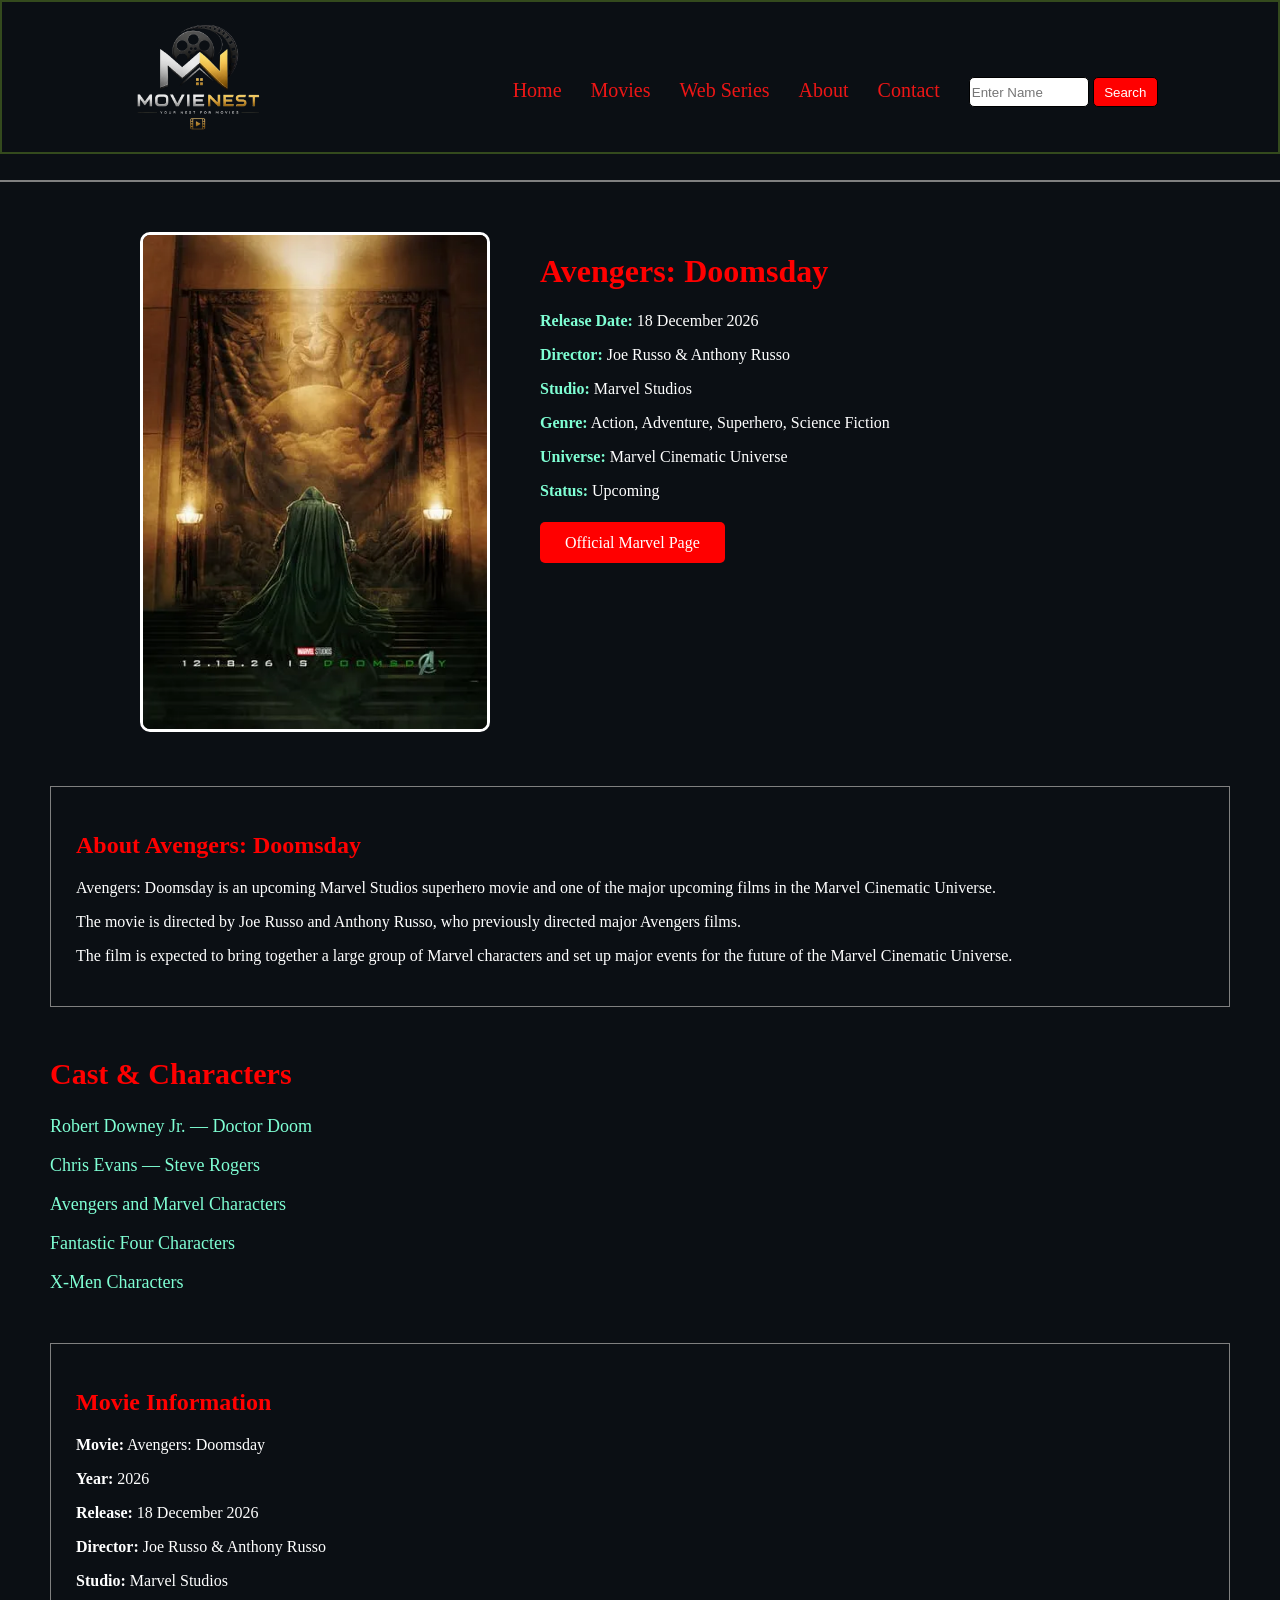
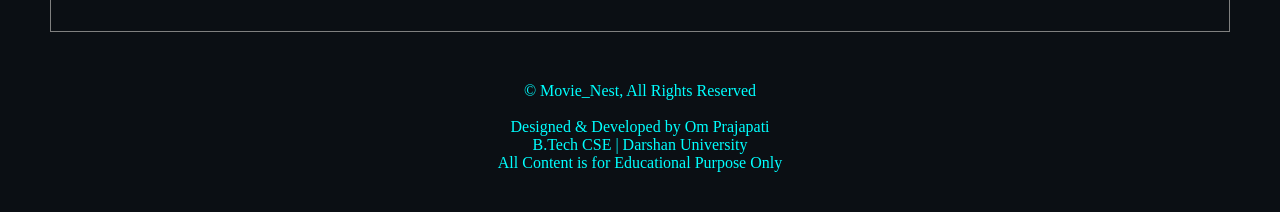
<file: Projects/html 1/web1.html>
<!DOCTYPE html>
<html lang="en">

<head>
    <meta charset="UTF-8">
    <meta name="viewport" content="width=device-width, initial-scale=1.0">
    <title>Avengers Doomsday</title>
    <style>
        * {
            background-color: #0b0f14;
            box-sizing: border-box;
        }

        body {
            margin: 0;
            color: white;
        }

        /* Header */

        .top {
            display: flex;
            justify-content: space-around;
            align-items: center;
            border: 2px solid rgb(52, 74, 29);
        }

        .top img {
            width: 150px;
        }

        nav {
            margin-top: 30px;
        }

        nav a {
            text-decoration: none;
            font-size: 20px;
            margin-right: 25px;
            color: rgb(237, 22, 22);
        }

        #searchbox {
            width: 120px;
            height: 30px;
            border-radius: 5px;
            border: 1px solid black;
            background-color: white;
            color: black;
        }

        #searchbutton {
            width: 65px;
            height: 30px;
            border-radius: 5px;
            border: 1px solid black;
            background-color: red;
            color: white;
        }

        hr {
            border: 1px solid gray;
        }

        /* Movie Details */

        .movie {
            display: flex;
            justify-content: center;
            margin-top: 50px;
        }

        .poster img {
            width: 350px;
            height: 500px;
            border: 3px solid white;
            border-radius: 10px;
        }

        .details {
            width: 600px;
            margin-left: 50px;
        }

        .details h1 {
            color: red;
        }

        .details p {
            color: white;
        }

        .details strong {
            color: aquamarine;
        }

        /* Trailer Button */

        .button {
            background-color: red;
            color: white;
            padding: 12px 25px;
            text-decoration: none;
            border-radius: 5px;
        }

        /* Story */

        .story {
            margin: 50px;
            border: 1px solid gray;
            padding: 25px;
        }

        .story h2 {
            color: red;
        }

        .story p {
            color: white;
        }

        /* Cast */

        .cast {
            margin: 50px;
        }

        .cast h2 {
            color: red;
            font-size: 30px;
        }

        .cast p {
            color: aquamarine;
            font-size: 18px;
        }

        /*footer*/

        footer {
            text-align: center;
            color: aqua;
            margin: 40px;
        }
    </style>
</head>

<body>
    <!-- HEADER -->
    <div class="top">
        <img src="logo.png" alt="Movie Nest Logo">
        <nav>
            <a href="Home.html" target="_blank">Home</a>
            <a href="Movies.html" target="_blank">Movies</a>
            <a href="Web series.html" target="_blank">Web Series</a>
            <a href="About.html" target="_blank">About</a>
            <a href="Contact.html" target="_blank">Contact</a>
            <input type="text" id="searchbox" placeholder="Enter Name">
            <button id="searchbutton">
                Search
            </button>
        </nav>
    </div>
    <br>
    <hr>

    <!-- MOVIE DETAILS -->

    <div class="movie">
        <!-- POSTER -->
        <div class="poster">
            <img src="1ab.webp" alt="Avengers Doomsday">
        </div>
        <!-- DETAILS -->
        <div class="details">
            <h1>Avengers: Doomsday</h1>
            <p>
                <strong>Release Date:</strong>
                18 December 2026
            </p>
            <p>
                <strong>Director:</strong>
                Joe Russo & Anthony Russo
            </p>
            <p>
                <strong>Studio:</strong>
                Marvel Studios
            </p>
            <p>
                <strong>Genre:</strong>
                Action, Adventure, Superhero, Science Fiction
            </p>
            <p>
                <strong>Universe:</strong>
                Marvel Cinematic Universe
            </p>
            <p>
                <strong>Status:</strong>
                Upcoming
            </p>
            <br>
            <a class="button" href="#">Official Marvel Page</a>
        </div>
    </div>

    <!-- STORY -->

    <div class="story">
        <h2>About Avengers: Doomsday</h2>
        <p>
            Avengers: Doomsday is an upcoming Marvel Studios
            superhero movie and one of the major upcoming films
            in the Marvel Cinematic Universe.
        </p>
        <p>
            The movie is directed by Joe Russo and Anthony Russo,
            who previously directed major Avengers films.
        </p>
        <p>
            The film is expected to bring together a large group
            of Marvel characters and set up major events for the
            future of the Marvel Cinematic Universe.
        </p>
    </div>

    <!-- CAST -->

    <div class="cast">
        <h2>
            Cast & Characters
        </h2>
        <p>
            Robert Downey Jr. — Doctor Doom
        </p>
        <p>
            Chris Evans — Steve Rogers
        </p>
        <p>
            Avengers and Marvel Characters
        </p>
        <p>
            Fantastic Four Characters
        </p>
        <p>
            X-Men Characters
        </p>
    </div>

    <!-- MOVIE INFORMATION -->

    <div class="story">
        <h2>
            Movie Information
        </h2>
        <p>
            <strong>Movie:</strong>
            Avengers: Doomsday
        </p>
        <p>
            <strong>Year:</strong>
            2026
        </p>
        <p>
            <strong>Release:</strong>
            18 December 2026
        </p>
        <p>
            <strong>Director:</strong>
            Joe Russo & Anthony Russo
        </p>
        <p>
            <strong>Studio:</strong>
            Marvel Studios
        </p>
    </div>

    <!-- FOOTER -->

    <footer>
        &copy; Movie_Nest, All Rights Reserved
        <br><br>
        Designed & Developed by Om Prajapati
        <br>
        B.Tech CSE | Darshan University
        <br>
        All Content is for Educational Purpose Only
    </footer>
</body>

</html>
</file>
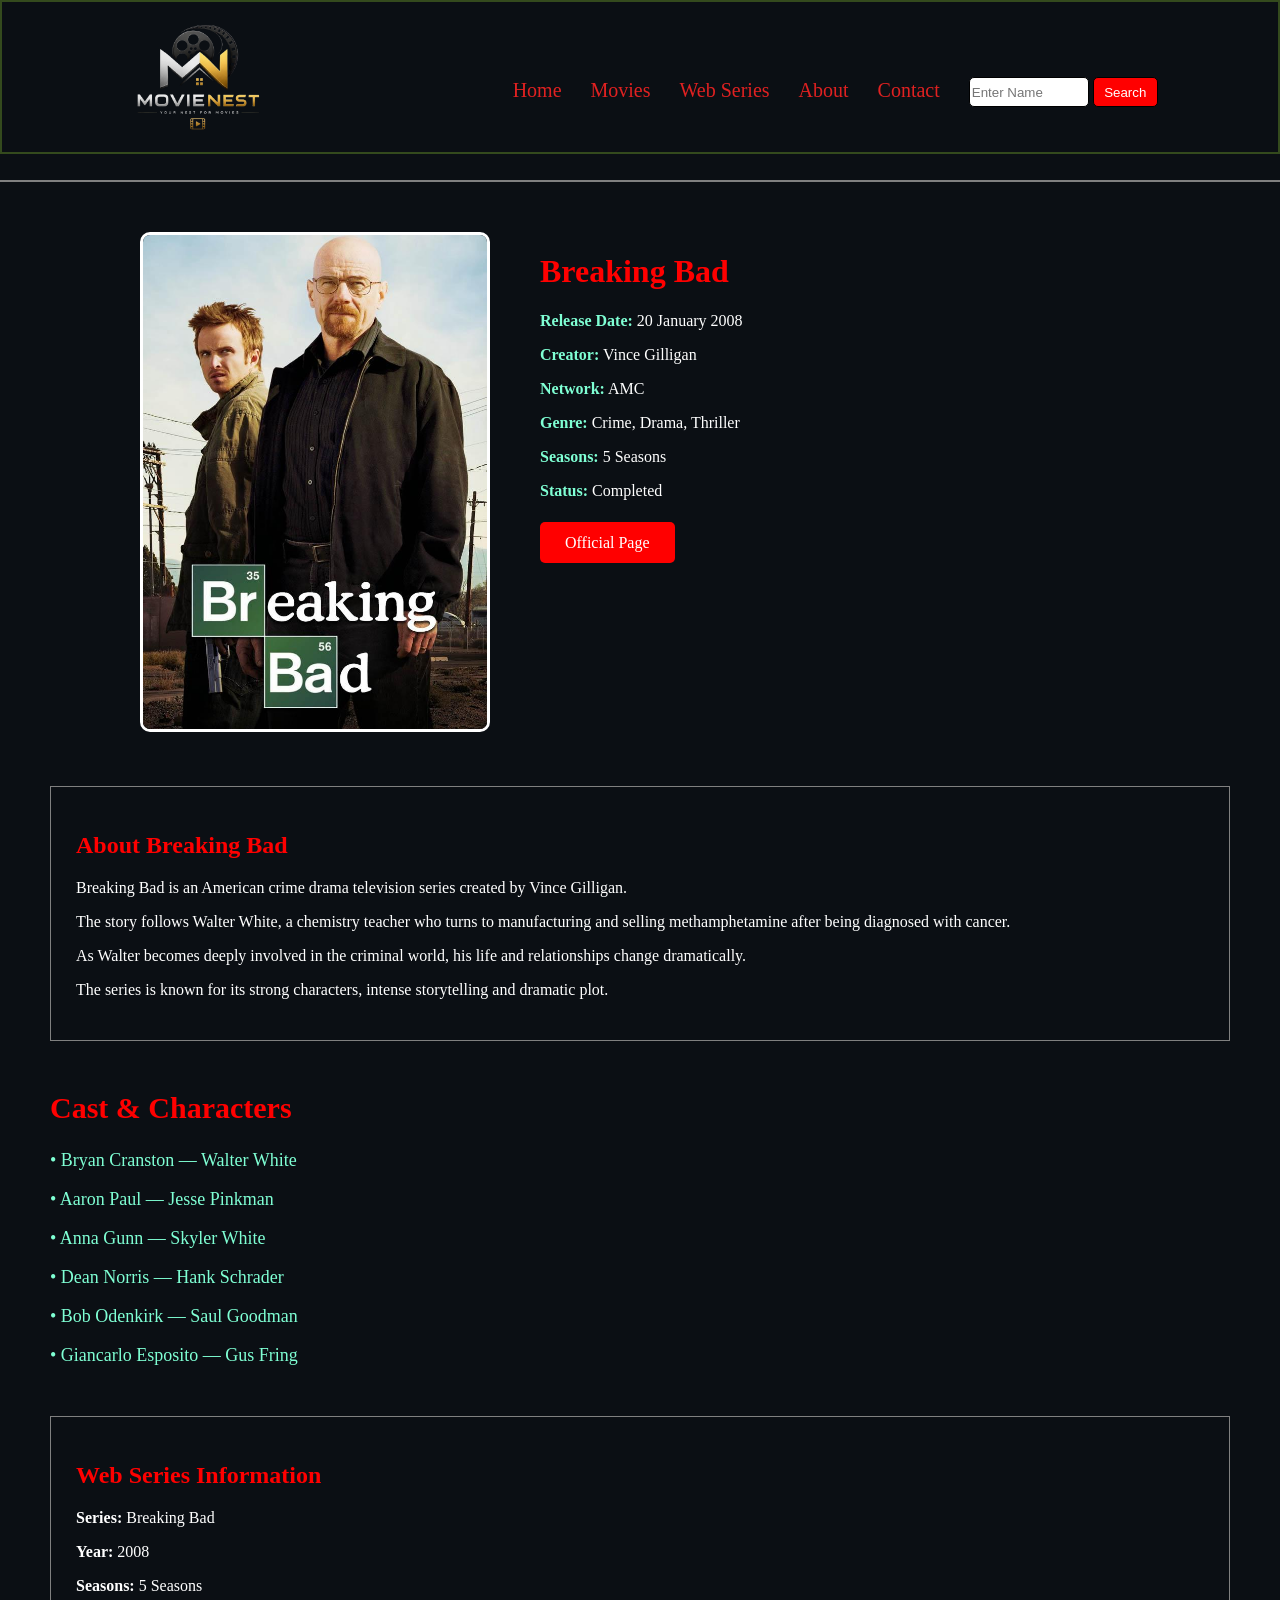
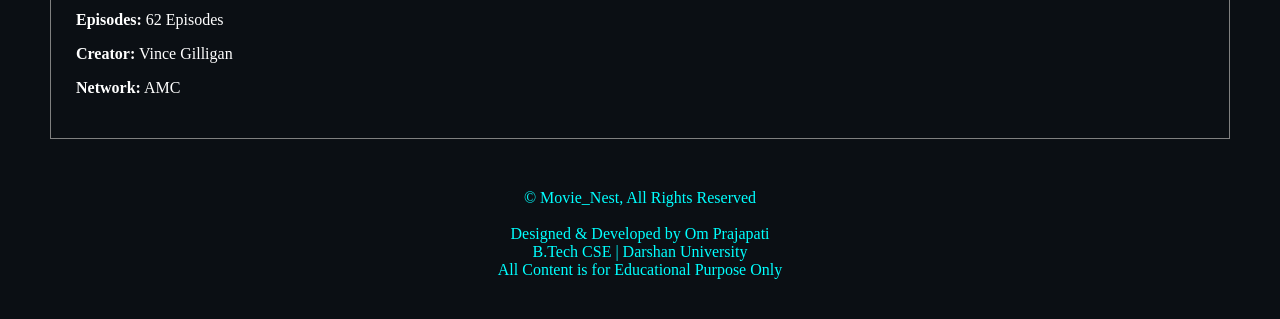
<file: Projects/html 1/web2.html>
<!DOCTYPE html>
<html lang="en">

<head>
    <meta charset="UTF-8">
    <meta name="viewport" content="width=device-width, initial-scale=1.0">
    <title>Breaking Bad</title>
    <style>
        * {
            background-color: #0b0f14;
            box-sizing: border-box;
        }

        body {
            margin: 0;
            color: white;
        }

        /* Header */

        .top {
            display: flex;
            justify-content: space-around;
            align-items: center;
            border: 2px solid rgb(52, 74, 29);
        }

        .top img {
            width: 150px;
        }

        nav {
            margin-top: 30px;
        }

        nav a {
            text-decoration: none;
            font-size: 20px;
            margin-right: 25px;
            color: rgb(224, 33, 33);
        }

        #searchbox {
            width: 120px;
            height: 30px;
            border-radius: 5px;
            border: 1px solid black;
            background-color: white;
            color: black;
        }

        #searchbutton {
            width: 65px;
            height: 30px;
            border-radius: 5px;
            border: 1px solid black;
            background-color: red;
            color: white;
        }

        hr {
            border: 1px solid gray;
        }

        /* Web Series Details */

        .movie {
            display: flex;
            justify-content: center;
            margin-top: 50px;
        }

        .poster img {
            width: 350px;
            height: 500px;
            border: 3px solid white;
            border-radius: 10px;
        }

        .details {
            width: 600px;
            margin-left: 50px;
        }

        .details h1 {
            color: red;
        }

        .details p {
            color: white;
        }

        .details strong {
            color: aquamarine;
        }

        /* Button */

        .button {
            background-color: red;
            color: white;
            padding: 12px 25px;
            text-decoration: none;
            border-radius: 5px;
        }

        /* Story */

        .story {
            margin: 50px;
            border: 1px solid gray;
            padding: 25px;
        }

        .story h2 {
            color: red;
        }

        .story p {
            color: white;
        }

        /* Cast */

        .cast {
            margin: 50px;
        }

        .cast h2 {
            color: red;
            font-size: 30px;
        }

        .cast p {
            color: aquamarine;
            font-size: 18px;
        }

        /* Footer */

        footer {
            text-align: center;
            color: aqua;
            margin: 40px;
        }
    </style>
</head>

<body>
    <!-- HEADER -->
    <div class="top">
        <img src="logo.png" alt="Movie Nest Logo">
        <nav>
            <a href="Home.html" target="_blank">Home</a>
            <a href="Movies.html" target="_blank">Movies</a>
            <a href="Web series.html" target="_blank">Web Series</a>
            <a href="About.html" target="_blank">About</a>
            <a href="Contact.html" target="_blank">Contact</a>
            <input type="text" id="searchbox" placeholder="Enter Name">
            <button id="searchbutton">
                Search
            </button>
        </nav>
    </div>
    <br>
    <hr>

    <!-- WEB SERIES DETAILS -->
    <div class="movie">
        <!-- POSTER -->
        <div class="poster">
            <img src="web1.jpg" alt="Breaking Bad">
        </div>

        <!-- DETAILS -->
        <div class="details">
            <h1>Breaking Bad</h1>
            <p>
                <strong>Release Date:</strong>
                20 January 2008
            </p>
            <p>
                <strong>Creator:</strong>
                Vince Gilligan
            </p>
            <p>
                <strong>Network:</strong>
                AMC
            </p>
            <p>
                <strong>Genre:</strong>
                Crime, Drama, Thriller
            </p>
            <p>
                <strong>Seasons:</strong>
                5 Seasons
            </p>
            <p>
                <strong>Status:</strong>
                Completed
            </p>
            <br>
            <a class="button" href="#">
                Official Page
            </a>
        </div>
    </div>

    <!-- STORY -->
    <div class="story">
        <h2>About Breaking Bad</h2>
        <p>
            Breaking Bad is an American crime drama television
            series created by Vince Gilligan.
        </p>
        <p>
            The story follows Walter White, a chemistry teacher
            who turns to manufacturing and selling
            methamphetamine after being diagnosed with cancer.
        </p>
        <p>
            As Walter becomes deeply involved in the criminal
            world, his life and relationships change dramatically.
        </p>
        <p>
            The series is known for its strong characters,
            intense storytelling and dramatic plot.
        </p>
    </div>

    <!-- CAST -->
    <div class="cast">
        <h2>
            Cast & Characters
        </h2>
        <p>
            • Bryan Cranston — Walter White
        </p>
        <p>
            • Aaron Paul — Jesse Pinkman
        </p>
        <p>
            • Anna Gunn — Skyler White
        </p>
        <p>
            • Dean Norris — Hank Schrader
        </p>
        <p>
            • Bob Odenkirk — Saul Goodman
        </p>
        <p>
            • Giancarlo Esposito — Gus Fring
        </p>
    </div>

    <!-- WEB SERIES INFORMATION -->
    <div class="story">
        <h2>
            Web Series Information
        </h2>
        <p>
            <strong>Series:</strong>
            Breaking Bad
        </p>
        <p>
            <strong>Year:</strong>
            2008
        </p>
        <p>
            <strong>Seasons:</strong>
            5 Seasons
        </p>
        <p>
            <strong>Episodes:</strong>
            62 Episodes
        </p>
        <p>
            <strong>Creator:</strong>
            Vince Gilligan
        </p>
        <p>
            <strong>Network:</strong>
            AMC
        </p>
    </div>

    <!-- FOOTER -->

    <footer>
        &copy; Movie_Nest, All Rights Reserved
        <br><br>
        Designed & Developed by Om Prajapati
        <br>
        B.Tech CSE | Darshan University
        <br>
        All Content is for Educational Purpose Only
    </footer>
</body>

</html>
</file>
<file: Projects/row/movie-website/style.css>
:root {
    --primary-red: #E50914;
    --hover-red: #FF1F2D;
    --accent-gold: #F5B301;
    --bg-primary: #0B0F14;
    --bg-secondary: #151B24;
    --bg-navbar: #10151C;
    --text-primary: #F5F7FA;
    --text-secondary: #9CA3AF;
    --border-color: #252D38;
    --radius: 10px;
}

* {
    margin: 0;
    padding: 0;
    box-sizing: border-box;
}

html {
    scroll-behavior: smooth;
}

body {
    font-family: Arial, Helvetica, sans-serif;
    background: var(--bg-primary);
    color: var(--text-primary);
}

/* HEADER */
.header {
    height: 72px;
    padding: 0 6%;
    display: flex;
    align-items: center;
    justify-content: space-between;
    background: rgba(16, 21, 28, 0.96);
    border-bottom: 1px solid var(--border-color);
    position: sticky;
    top: 0;
    z-index: 10;
}

.logo {
    font-size: 23px;
    font-weight: 800;
    letter-spacing: 1px;
}

.logo span {
    color: var(--primary-red);
}

nav {
    display: flex;
    gap: 24px;
}

nav a,
.footer-box a {
    color: var(--text-secondary);
    text-decoration: none;
    transition: 0.3s;
}

nav a:hover,
nav a.active,
.footer-box a:hover {
    color: var(--primary-red);
}

.search {
    display: flex;
    border: 1px solid var(--border-color);
    border-radius: 5px;
    overflow: hidden;
}

.search input {
    width: 150px;
    padding: 9px;
    border: 0;
    outline: 0;
    color: white;
    background: var(--bg-secondary);
}

.search button {
    width: 38px;
    border: 0;
    color: white;
    background: var(--bg-secondary);
    cursor: pointer;
}

/* HERO */
.hero {
    min-height: 540px;
    display: flex;
    align-items: center;
    padding: 70px 8%;
    background:
        linear-gradient(90deg, #0B0F14 0%, rgba(11,15,20,.88) 35%, rgba(11,15,20,.2) 100%),
        radial-gradient(circle at 75% 45%, #4d1c20 0, #18212b 28%, #0B0F14 68%);
}

.hero-content {
    max-width: 560px;
}

.small-red {
    color: var(--primary-red);
    font-weight: bold;
    letter-spacing: 2px;
    margin-bottom: 12px;
}

.hero h1 {
    font-size: clamp(48px, 7vw, 84px);
    line-height: .9;
    margin-bottom: 20px;
}

.hero h1 span {
    color: var(--primary-red);
}

.hero-info {
    color: var(--accent-gold);
    margin-bottom: 15px;
}

.hero-text {
    color: var(--text-secondary);
    line-height: 1.7;
    max-width: 470px;
}

.buttons {
    display: flex;
    gap: 12px;
    margin-top: 25px;
}

.btn {
    padding: 12px 20px;
    border-radius: 5px;
    text-decoration: none;
    font-weight: bold;
    font-size: 14px;
    transition: .3s;
}

.primary {
    background: var(--primary-red);
    color: white;
}

.primary:hover {
    background: var(--hover-red);
}

.secondary {
    border: 1px solid var(--border-color);
    color: white;
}

.secondary:hover {
    border-color: var(--primary-red);
    color: var(--primary-red);
}

/* SECTIONS */
.section {
    padding: 55px 6%;
}

.section-title {
    display: flex;
    justify-content: space-between;
    align-items: center;
    margin-bottom: 22px;
    border-left: 4px solid var(--primary-red);
    padding-left: 12px;
}

.section-title h2 {
    font-size: 25px;
}

.section-title a {
    color: var(--primary-red);
    text-decoration: none;
}

/* MOVIE CARDS */
.movie-grid {
    display: grid;
    grid-template-columns: repeat(6, 1fr);
    gap: 18px;
}

.movie-card {
    background: var(--bg-secondary);
    border: 1px solid var(--border-color);
    border-radius: var(--radius);
    overflow: hidden;
    transition: transform .3s, border-color .3s;
}

.movie-card:hover {
    transform: translateY(-7px);
    border-color: var(--primary-red);
}

.poster {
    height: 250px;
    position: relative;
    display: flex;
    align-items: end;
    padding: 10px;
    background-size: cover;
}

.poster span {
    background: var(--primary-red);
    padding: 4px 7px;
    border-radius: 4px;
    font-size: 11px;
    font-weight: bold;
}

.poster1 { background: linear-gradient(145deg, #45110e, #111a28 55%, #8c2c18); }
.poster2 { background: linear-gradient(145deg, #182b44, #6f1515 55%, #171b22); }
.poster3 { background: linear-gradient(145deg, #181818, #93311e 55%, #202d48); }
.poster4 { background: linear-gradient(145deg, #10141c, #351d54 55%, #b14c1f); }
.poster5 { background: linear-gradient(145deg, #132e3b, #15202b 55%, #4b222d); }
.poster6 { background: linear-gradient(145deg, #3a1a18, #121b27 55%, #705020); }
.series1 { background: linear-gradient(145deg, #4b121a, #11151c 55%, #ad8b31); }
.series2 { background: linear-gradient(145deg, #111b2a, #4d1d27 55%, #11151c); }
.series3 { background: linear-gradient(145deg, #4b3514, #141922 55%, #72232b); }
.series4 { background: linear-gradient(145deg, #102f38, #121820 55%, #35325f); }

.movie-card h3 {
    padding: 12px 12px 3px;
    font-size: 16px;
}

.movie-card p {
    padding: 0 12px;
    color: var(--text-secondary);
    font-size: 13px;
}

.rating {
    padding: 10px 12px 14px;
    color: var(--accent-gold);
    font-size: 13px;
}

/* CATEGORIES */
.category-grid {
    display: grid;
    grid-template-columns: repeat(5, 1fr);
    gap: 15px;
}

.category-grid a {
    padding: 25px 15px;
    text-align: center;
    text-decoration: none;
    color: white;
    background: var(--bg-secondary);
    border: 1px solid var(--border-color);
    border-radius: var(--radius);
    font-size: 28px;
    transition: .3s;
}

.category-grid span {
    display: block;
    margin-top: 10px;
    font-size: 15px;
}

.category-grid a:hover {
    border-color: var(--primary-red);
    transform: translateY(-5px);
}

/* FOOTER */
footer {
    background: var(--bg-navbar);
    border-top: 1px solid var(--border-color);
    padding: 45px 6% 15px;
}

.footer-box {
    display: grid;
    grid-template-columns: 2fr 1fr 1fr 1fr;
    gap: 40px;
}

.footer-box p {
    color: var(--text-secondary);
    margin-top: 15px;
    line-height: 1.6;
}

.footer-box h3 {
    margin-bottom: 15px;
    color: white;
}

.footer-box a {
    display: block;
    margin: 9px 0;
    font-size: 14px;
}

.social {
    display: flex;
    gap: 10px;
}

.social a {
    width: 35px;
    height: 35px;
    display: grid;
    place-items: center;
    border: 1px solid var(--border-color);
    border-radius: 50%;
}

.copyright {
    text-align: center;
    color: var(--text-secondary);
    border-top: 1px solid var(--border-color);
    margin-top: 35px;
    padding-top: 18px;
    font-size: 13px;
}

/* RESPONSIVE */
@media (max-width: 1100px) {
    .movie-grid {
        grid-template-columns: repeat(3, 1fr);
    }

    .category-grid {
        grid-template-columns: repeat(3, 1fr);
    }

    nav {
        gap: 12px;
    }
}

@media (max-width: 760px) {
    .header {
        height: auto;
        padding: 18px 5%;
        flex-wrap: wrap;
        gap: 15px;
    }

    nav {
        order: 3;
        width: 100%;
        overflow-x: auto;
        padding-bottom: 4px;
    }

    .search {
        display: none;
    }

    .hero {
        min-height: 500px;
        padding: 55px 7%;
    }

    .movie-grid,
    .category-grid,
    .footer-box {
        grid-template-columns: repeat(2, 1fr);
    }
}

@media (max-width: 480px) {
    .movie-grid,
    .category-grid,
    .footer-box {
        grid-template-columns: 1fr;
    }

    .hero h1 {
        font-size: 50px;
    }
}
</file>
